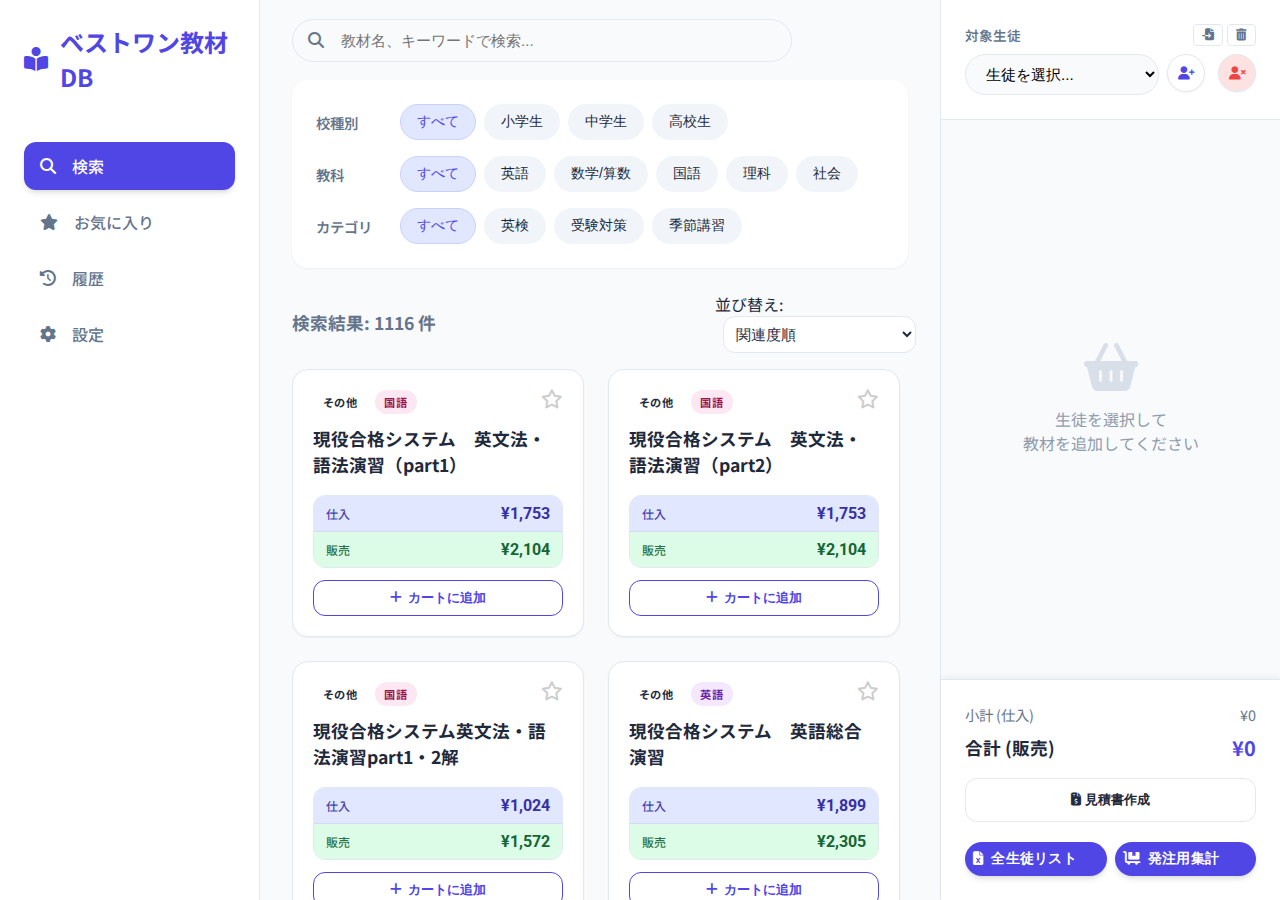
<file: index.html>
<!DOCTYPE html>
<html lang="ja">

<head>
    <meta charset="UTF-8">
    <meta name="viewport" content="width=device-width, initial-scale=1.0">
    <title>塾教材スマートDB</title>
    <link rel="preconnect" href="https://fonts.googleapis.com">
    <link rel="preconnect" href="https://fonts.gstatic.com" crossorigin>
    <link
        href="https://fonts.googleapis.com/css2?family=Noto+Sans+JP:wght@400;500;700&family=Roboto:wght@400;500;700&display=swap"
        rel="stylesheet">
    <link rel="stylesheet" href="style.css">
    <link rel="stylesheet" href="https://cdnjs.cloudflare.com/ajax/libs/font-awesome/6.4.0/css/all.min.css">
</head>

<body>
    <div class="app-container">
        <!-- Mobile Header -->
        <header class="mobile-header">
            <button class="mobile-menu-btn" id="mobileMenuBtn">
                <i class="fa-solid fa-bars"></i>
            </button>
            <div class="mobile-brand">
                <i class="fa-solid fa-book-open-reader"></i> ベストワンDB
            </div>
            <button class="mobile-cart-btn" id="mobileCartBtn">
                <i class="fa-solid fa-basket-shopping"></i>
                <span class="mobile-cart-badge" id="mobileCartBadge" style="display:none">0</span>
            </button>
        </header>

        <!-- Sidebar Navigation -->
        <aside class="sidebar">
            <div class="brand">
                <i class="fa-solid fa-book-open-reader"></i>
                <span>ベストワン教材DB</span>
            </div>

            <nav class="nav-menu">
                <div class="nav-item active" id="navSearch">
                    <i class="fa-solid fa-magnifying-glass"></i>
                    <span>検索</span>
                </div>
                <div class="nav-item" id="navFavorites">
                    <i class="fa-solid fa-star"></i>
                    <span>お気に入り</span>
                </div>
                <div class="nav-item" id="navHistory">
                    <i class="fa-solid fa-clock-rotate-left"></i>
                    <span>履歴</span>
                </div>
                <div class="nav-item" id="navSettings">
                    <i class="fa-solid fa-gear"></i>
                    <span>設定</span>
                </div>
            </nav>


        </aside>

        <!-- Main Content -->
        <main class="main-content">
            <header class="top-bar">
                <div class="search-container">
                    <i class="fa-solid fa-search search-icon"></i>
                    <input type="text" id="searchInput" placeholder="教材名、キーワードで検索..." autocomplete="off">
                </div>

            </header>

            <section class="filters-section">
                <div class="filter-group">
                    <label>校種別</label>
                    <div class="chip-container" id="levelFilters">
                        <button class="chip active" data-filter="all">すべて</button>
                        <button class="chip" data-filter="elementary">小学生</button>
                        <button class="chip" data-filter="junior">中学生</button>
                        <button class="chip" data-filter="high">高校生</button>
                    </div>
                </div>

                <div class="filter-group">
                    <label>教科</label>
                    <div class="chip-container" id="subjectFilters">
                        <button class="chip active" data-filter="all">すべて</button>
                        <button class="chip" data-filter="english">英語</button>
                        <button class="chip" data-filter="math">数学/算数</button>
                        <button class="chip" data-filter="japanese">国語</button>
                        <button class="chip" data-filter="science">理科</button>
                        <button class="chip" data-filter="social">社会</button>
                    </div>
                </div>

                <div class="filter-group">
                    <label>カテゴリ</label>
                    <div class="chip-container" id="specialFilters">
                        <button class="chip active" data-filter="all">すべて</button>
                        <button class="chip" data-filter="eiken">英検</button>
                        <button class="chip" data-filter="exam">受験対策</button>
                        <button class="chip" data-filter="season">季節講習</button>
                    </div>
                </div>
            </section>

            <section class="results-header">
                <h2 id="resultsCount">検索結果: <span class="count-animate">0</span> 件</h2>
                <div class="sort-dropdown">
                    <span>並び替え:</span>
                    <select id="sortSelect">
                        <option value="relevance">関連度順</option>
                        <option value="price-asc">価格（安）</option>
                        <option value="price-desc">価格（高）</option>
                    </select>
                </div>
            </section>

            <div class="materials-grid" id="materialsGrid">
                <!-- Cards will be injected by JS -->
            </div>
        </main>

        <!-- Right Sidebar: Cart & Student Management -->
        <aside class="cart-panel">
            <div class="cart-header">
                <div class="student-selector">
                    <div class="selector-header">
                        <label>対象生徒</label>
                        <div class="student-actions">
                            <button class="btn-xs" id="importStudentBtn" title="Excel一括登録"><i
                                    class="fa-solid fa-file-import"></i></button>
                            <button class="btn-xs danger" id="deleteAllStudentsBtn" title="全生徒のカートを空にする"><i
                                    class="fa-solid fa-trash-can"></i></button>
                        </div>
                    </div>
                    <div class="selector-row">
                        <select id="studentSelect">
                            <option value="">生徒を選択...</option>
                        </select>
                        <button class="btn-icon" id="addStudentBtn" title="新規生徒追加"><i
                                class="fa-solid fa-user-plus"></i></button>
                        <button class="btn-icon danger-icon" id="deleteStudentBtn" title="表示中の生徒を削除"
                            style="background: #fee2e2; color: #ef4444; margin-left: 5px;"><i
                                class="fa-solid fa-user-xmark"></i></button>
                    </div>
                </div>
            </div>

            <div class="cart-content">
                <div class="cart-empty-state" id="cartEmptyState">
                    <i class="fa-solid fa-basket-shopping"></i>
                    <p>生徒を選択して<br>教材を追加してください</p>
                </div>
                <div class="cart-items-list" id="cartItemsList">
                    <!-- Cart items will be injected here -->
                </div>
            </div>

            <div class="cart-footer">
                <div class="cart-summary">
                    <div class="summary-row">
                        <span>小計 (仕入)</span>
                        <span id="cartTotalWholesale">¥0</span>
                    </div>
                    <div class="summary-row retail">
                        <span>合計 (販売)</span>
                        <span class="total-price" id="cartTotalRetail">¥0</span>
                    </div>
                </div>
                <div class="cart-buttons">
                    <button class="btn-secondary full-width" id="createQuoteBtn" disabled>
                        <i class="fa-solid fa-file-invoice-dollar"></i> 見積書作成
                    </button>
                    <div class="export-group" style="display: flex; gap: 0.5rem; margin-top: 0.5rem;">
                        <button class="btn-primary" id="exportStudentListBtn" disabled
                            style="flex: 1; font-size: 0.85rem; padding: 0.5rem;">
                            <i class="fa-solid fa-file-excel"></i> 全生徒リスト
                        </button>
                        <button class="btn-primary" id="exportOrderSheetBtn" disabled
                            style="flex: 1; font-size: 0.85rem; padding: 0.5rem;">
                            <i class="fa-solid fa-cart-flatbed"></i> 発注用集計
                        </button>
                    </div>
                </div>
            </div>
        </aside>
    </div>

    <!-- Modal for Settings -->
    <!-- Modal for Settings -->
    <div class="modal-overlay" id="settingsModal">
        <div class="modal-content medium-modal">
            <button class="close-modal"><i class="fa-solid fa-xmark"></i></button>
            <div class="modal-header">
                <h2><i class="fa-solid fa-sliders"></i> 設定</h2>
            </div>
            <div class="modal-body settings-grid">
                <!-- Section: Basic Info -->
                <div class="settings-section">
                    <h3><i class="fa-solid fa-store"></i> 教室情報</h3>
                    <p class="section-desc">見積書・請求書のヘッダーに表示される情報です。</p>

                    <div class="form-group">
                        <label>教室名 <span class="badge-required">必須</span></label>
                        <input type="text" id="settingSchoolName" placeholder="例: ECCベストワン藍住・北島中央">
                    </div>

                    <div class="form-group">
                        <label>郵便番号・住所</label>
                        <input type="text" id="settingAddress" placeholder="例: 〒771-1220 徳島県板野郡藍住町...">
                    </div>

                    <div class="form-group">
                        <label>電話番号</label>
                        <input type="text" id="settingPhone" placeholder="例: 088-678-xxxx">
                    </div>
                </div>

                <!-- Section: System -->
                <div class="settings-section">
                    <h3><i class="fa-solid fa-calculator"></i> システム設定</h3>
                    <div class="form-group">
                        <label>消費税率</label>
                        <div class="input-with-unit">
                            <input type="number" id="settingTaxRate" placeholder="0.10" step="0.01" value="0.10">
                            <span>% (標準: 0.10)</span>
                        </div>
                    </div>
                </div>

                <!-- Section: Danger Zone -->
                <div class="settings-section danger-zone">
                    <h3><i class="fa-solid fa-triangle-exclamation"></i> データ管理</h3>
                    <div class="danger-actions">
                        <div class="danger-item">
                            <div class="danger-info">
                                <strong>全生徒データを削除</strong>
                                <p>登録された生徒、カートの中身、履歴を全て削除します。</p>
                            </div>
                            <button class="btn-danger-outline" id="btnDeleteAllStudents">
                                生徒全削除
                            </button>
                        </div>
                        <div class="danger-item">
                            <div class="danger-info">
                                <strong>全データを初期化</strong>
                                <p>アプリケーションを初期状態に戻します。全ての設定、お気に入り、履歴が削除されます。</p>
                            </div>
                            <button class="btn-danger-fill" id="btnFactoryReset">
                                完全初期化
                            </button>
                        </div>
                    </div>
                </div>
            </div>
            <div class="modal-footer">
                <button class="btn-secondary close-modal-btn">キャンセル</button>
                <button class="btn-primary" id="saveSettingsBtn"><i class="fa-solid fa-save"></i> 設定を保存</button>
            </div>
        </div>
    </div>

    <!-- Custom Confirmation Modal -->
    <div class="modal-overlay" id="confirmModal" style="z-index: 2000;">
        <div class="modal-content small-modal">
            <div class="modal-header warning-header">
                <h2 id="confirmTitle" style="color: #dc2626;"><i class="fa-solid fa-triangle-exclamation"></i> 確認</h2>
            </div>
            <div class="modal-body">
                <p id="confirmMessage" style="font-size: 1rem; line-height: 1.6;">よろしいですか？</p>
            </div>
            <div class="modal-footer">
                <button class="btn-secondary" id="confirmCancelBtn"
                    style="font-weight: bold; border: 2px solid #ccc;">キャンセル</button>
                <button class="btn-danger-fill" id="confirmOkBtn">実行する</button>
            </div>
        </div>
    </div>

    <!-- Modal for New Student -->
    <!-- Hidden Input for Excel Import -->
    <input type="file" id="importStudentInput" accept=".xlsx, .xls" style="display: none;">

    <!-- Modal for New Student -->
    <div class="modal-overlay" id="studentModal">
        <div class="modal-content small-modal">
            <button class="close-modal"><i class="fa-solid fa-xmark"></i></button>
            <div class="modal-header">
                <h2>新規生徒登録</h2>
            </div>
            <div class="modal-body">
                <div class="form-group">
                    <label>生徒名</label>
                    <input type="text" id="newStudentName" placeholder="例: 山田 太郎">
                </div>
                <div class="form-group" style="margin-top: 1rem;">
                    <label>学年 (任意)</label>
                    <input type="text" id="newStudentGrade" placeholder="例: 中3">
                </div>
            </div>
            <div class="modal-footer">
                <button class="btn-primary" id="saveStudentBtn">登録</button>
            </div>
        </div>
    </div>

    <!-- Modal for showing details (Mock) -->
    <div class="modal-overlay" id="detailModal">
        <div class="modal-content">
            <button class="close-modal"><i class="fa-solid fa-xmark"></i></button>
            <div class="modal-header">
                <div class="modal-badges" id="modalBadges"></div>
                <h2 id="modalTitle">Title</h2>
            </div>
            <div class="modal-body">
                <div class="modal-info-grid">
                    <div class="info-item">
                        <span class="label">仕入れ価格</span>
                        <span class="value price-wholesale" id="modalWholesale"></span>
                    </div>
                    <div class="info-item">
                        <span class="label">販売価格</span>
                        <span class="value price-retail" id="modalRetail"></span>
                    </div>
                    <!-- Mock additional info -->
                    <div class="info-item">
                        <span class="label">出版社</span>
                        <span class="value">教材出版Co.</span>
                    </div>
                    <div class="info-item">
                        <span class="label">在庫</span>
                        <span class="value">あり</span>
                    </div>
                </div>
                <p class="description">
                    これは教材のデータベースプロトタイプです。実際のデータはExcelから読み込むか、データベースに接続して取得します。
                    タイトルからの自動判別機能を搭載しています。
                </p>
            </div>
            <div class="modal-footer">
                <button class="btn-secondary">編集</button>
                <button class="btn-primary">カートに追加</button>
            </div>
        </div>
    </div>

    <script src="https://cdn.sheetjs.com/xlsx-0.20.0/package/dist/xlsx.full.min.js"></script>
    <script src="database.js"></script>
    <script src="script.js"></script>
</body>

</html>
</file>
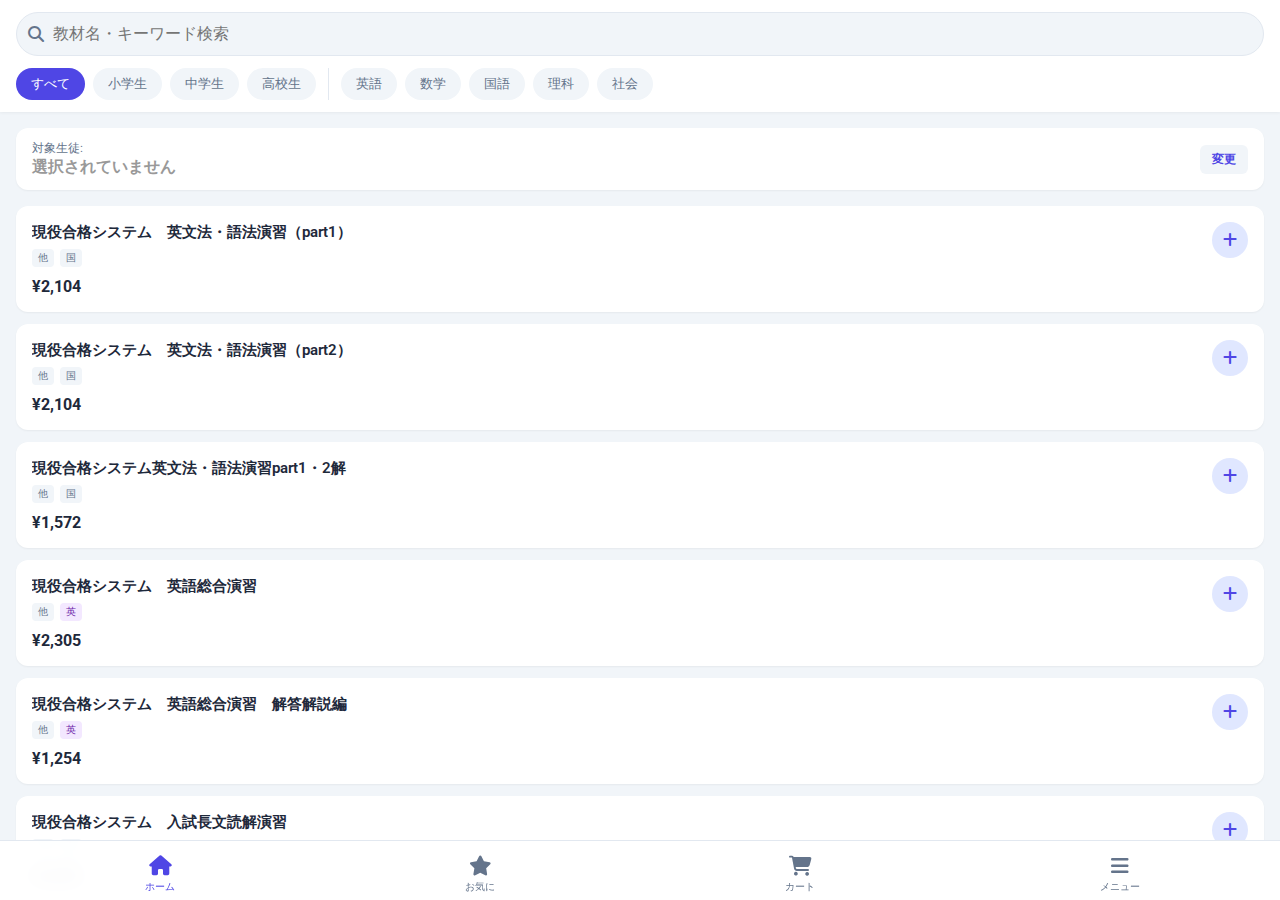
<file: mobile.html>
<!DOCTYPE html>
<html lang="ja">

<head>
    <meta charset="UTF-8">
    <meta name="viewport"
        content="width=device-width, initial-scale=1.0, maximum-scale=1.0, user-scalable=no, viewport-fit=cover">
    <title>BestOne Mobile</title>
    <link rel="preconnect" href="https://fonts.googleapis.com">
    <link rel="preconnect" href="https://fonts.gstatic.com" crossorigin>
    <link
        href="https://fonts.googleapis.com/css2?family=Noto+Sans+JP:wght@400;500;700&family=Roboto:wght@500;700&display=swap"
        rel="stylesheet">
    <link rel="stylesheet" href="https://cdnjs.cloudflare.com/ajax/libs/font-awesome/6.4.0/css/all.min.css">
    <link rel="stylesheet" href="mobile.css">
</head>

<body>
    <div class="app-container">
        <!-- Top Header (Sticky) -->
        <header class="app-header">
            <div class="search-wrapper">
                <i class="fa-solid fa-magnifying-glass search-icon"></i>
                <input type="text" id="searchInput" placeholder="教材名・キーワード検索" autocomplete="off">
                <button id="clearSearchBtn" class="clear-btn" style="display: none;"><i
                        class="fa-solid fa-circle-xmark"></i></button>
            </div>
            <div class="filter-scroll">
                <button class="chip active" data-filter="all">すべて</button>
                <button class="chip" data-filter="elementary">小学生</button>
                <button class="chip" data-filter="junior">中学生</button>
                <button class="chip" data-filter="high">高校生</button>
                <div class="divider"></div>
                <button class="chip" data-filter="english">英語</button>
                <button class="chip" data-filter="math">数学</button>
                <button class="chip" data-filter="japanese">国語</button>
                <button class="chip" data-filter="science">理科</button>
                <button class="chip" data-filter="social">社会</button>
            </div>
        </header>

        <!-- Main Scrollable Content -->
        <main class="main-content" id="mainContent">
            <!-- Student Selector Banner (Sticky below header or static) -->
            <div class="student-banner" id="studentBanner">
                <div class="current-student">
                    <span class="label">対象生徒:</span>
                    <span class="student-name" id="currentStudentName">未選択</span>
                </div>
                <button class="btn-sm" id="changeStudentBtn">変更</button>
            </div>

            <div class="item-list" id="itemList">
                <!-- Items injected here -->
            </div>

            <!-- Spacer for bottom nav -->
            <div style="height: 80px;"></div>
        </main>

        <!-- Bottom Navigation -->
        <nav class="bottom-nav">
            <button class="nav-item active" data-tab="home">
                <i class="fa-solid fa-house"></i>
                <span>ホーム</span>
            </button>
            <button class="nav-item" data-tab="favorites">
                <i class="fa-solid fa-star"></i>
                <span>お気に</span>
            </button>
            <button class="nav-item cart-nav-item" data-tab="cart">
                <div class="icon-wrapper">
                    <i class="fa-solid fa-cart-shopping"></i>
                    <span class="badge" id="cartBadge" style="display: none;">0</span>
                </div>
                <span>カート</span>
            </button>
            <button class="nav-item" data-tab="menu">
                <i class="fa-solid fa-bars"></i>
                <span>メニュー</span>
            </button>
        </nav>
    </div>

    <!-- Modals -->

    <!-- Student Selection Modal -->
    <div class="sheet-overlay" id="studentModal">
        <div class="bottom-sheet">
            <div class="sheet-header">
                <h3>生徒を選択</h3>
                <button class="close-sheet"><i class="fa-solid fa-xmark"></i></button>
            </div>
            <div class="sheet-body">
                <button class="btn-create-new" id="createNewStudentBtn">
                    <i class="fa-solid fa-user-plus"></i> 新しい生徒を登録
                </button>
                <div class="student-list" id="studentList">
                    <!-- Students injected here -->
                </div>
            </div>
        </div>
    </div>

    <!-- New Student Input Modal (Nested or separate) -->
    <div class="modal-overlay" id="newStudentModal">
        <div class="modal-box">
            <h3>生徒登録</h3>
            <div class="form-group">
                <label>氏名</label>
                <input type="text" id="newStudentNameInput" placeholder="山田 太郎">
            </div>
            <div class="form-group">
                <label>学年 (任意)</label>
                <input type="text" id="newStudentGradeInput" placeholder="中3">
            </div>
            <div class="modal-actions">
                <button class="btn-cancel" id="cancelNewStudentBtn">キャンセル</button>
                <button class="btn-save" id="saveNewStudentBtn">登録</button>
            </div>
        </div>
    </div>

    <!-- Item Detail Modal -->
    <div class="modal-overlay" id="detailModal">
        <div class="modal-box detail-box">
            <div class="detail-header">
                <div class="detail-badges" id="detailBadges"></div>
                <button class="close-detail"><i class="fa-solid fa-xmark"></i></button>
            </div>
            <h2 id="detailTitle">教材タイトル</h2>
            <div class="detail-prices">
                <div class="price-row retail">
                    <span>販売価格 (税込)</span>
                    <strong id="detailRetail">¥0</strong>
                </div>
                <div class="price-row wholesale">
                    <span>仕入価格 (税込)</span>
                    <span id="detailWholesale">¥0</span>
                </div>
            </div>
            <div class="detail-actions">
                <button class="btn-fav" id="detailFavBtn"><i class="fa-regular fa-star"></i></button>
                <button class="btn-add-cart" id="detailAddCartBtn">カートに追加</button>
            </div>
        </div>
    </div>

    <!-- Menu / Settings Modal -->
    <div class="sheet-overlay" id="menuModal">
        <div class="bottom-sheet">
            <div class="sheet-header">
                <h3>メニュー</h3>
                <button class="close-sheet"><i class="fa-solid fa-xmark"></i></button>
            </div>
            <div class="sheet-body menu-list">
                <button class="menu-item" id="menuHistory"><i class="fa-solid fa-clock-rotate-left"></i> 履歴</button>
                <button class="menu-item" id="menuSettings"><i class="fa-solid fa-gear"></i> 設定</button>
                <button class="menu-item danger" id="menuReset"><i class="fa-solid fa-trash-can"></i> データリセット</button>
            </div>
        </div>
    </div>

    <script src="https://cdn.sheetjs.com/xlsx-0.20.0/package/dist/xlsx.full.min.js"></script>
    <script src="database.js"></script>
    <script src="mobile.js"></script>
</body>

</html>
</file>
<file: style.css>
:root {
    --primary-color: #4f46e5;
    --primary-hover: #4338ca;
    --secondary-color: #64748b;
    --background: #f8fafc;
    --surface: #ffffff;
    --text-main: #1e293b;
    --text-muted: #64748b;
    --border: #e2e8f0;
    --shadow-sm: 0 1px 2px 0 rgb(0 0 0 / 0.05);
    --shadow-md: 0 4px 6px -1px rgb(0 0 0 / 0.1), 0 2px 4px -2px rgb(0 0 0 / 0.1);
    --shadow-lg: 0 10px 15px -3px rgb(0 0 0 / 0.1), 0 4px 6px -4px rgb(0 0 0 / 0.1);
    --radius-md: 0.75rem;
    --radius-lg: 1rem;
    --accent-blue: #3b82f6;
    --accent-green: #10b981;
    --accent-orange: #f59e0b;
    --accent-red: #ef4444;
    --wholesale-bg: #e0e7ff;
    /* Light indigo */
    --wholesale-text: #3730a3;
    --retail-bg: #dcfce7;
    /* Light green */
    --retail-text: #166534;
}

* {
    box-sizing: border-box;
    margin: 0;
    padding: 0;
}

body {
    font-family: 'Noto Sans JP', 'Roboto', sans-serif;
    color: var(--text-main);
    background-color: var(--background);
    -webkit-font-smoothing: antialiased;
    height: 100vh;
    overflow: hidden;
}

.app-container {
    display: grid;
    grid-template-columns: 260px 1fr 340px;
    height: 100vh;
}

/* Sidebar */
.sidebar {
    background-color: var(--surface);
    border-right: 1px solid var(--border);
    display: flex;
    flex-direction: column;
    padding: 1.5rem;
    z-index: 10;
}

/* Cart Panel (Right Sidebar) */
.cart-panel {
    background-color: var(--surface);
    border-left: 1px solid var(--border);
    display: flex;
    flex-direction: column;
    height: 100vh;
    z-index: 10;
}

.cart-header {
    padding: 1.5rem;
    border-bottom: 1px solid var(--border);
}

.student-selector label {
    display: block;
    font-size: 0.85rem;
    font-weight: 600;
    color: var(--text-muted);
    margin-bottom: 0.5rem;
}

.selector-row {
    display: flex;
    gap: 0.5rem;
}

#studentSelect {
    flex: 1;
    padding: 0.6rem 1rem;
    border: 1px solid var(--border);
    border-radius: 9999px;
    /* Pill Shape */
    outline: none;
    font-size: 0.95rem;
    transition: all 0.2s;
    background-color: #f8fafc;
}

#studentSelect:focus {
    border-color: var(--primary-color);
    background-color: white;
    box-shadow: 0 0 0 3px rgba(79, 70, 229, 0.1);
}

.btn-icon {
    width: 38px;
    height: 38px;
    border: 1px solid var(--border);
    background: white;
    border-radius: 50%;
    /* Circle */
    cursor: pointer;
    color: var(--primary-color);
    transition: all 0.2s;
    display: flex;
    align-items: center;
    justify-content: center;
    box-shadow: var(--shadow-sm);
}

.btn-icon:hover {
    transform: translateY(-1px);
    box-shadow: var(--shadow-md);
    border-color: var(--primary-color);
}

.btn-icon:hover {
    background-color: #f1f5f9;
}

.selector-header {
    display: flex;
    justify-content: space-between;
    align-items: center;
    margin-bottom: 0.5rem;
}

.selector-header label {
    margin-bottom: 0;
}

.student-actions {
    display: flex;
    gap: 0.25rem;
}

.btn-xs {
    padding: 0.2rem 0.5rem;
    font-size: 0.75rem;
    border: 1px solid var(--border);
    background: white;
    border-radius: 4px;
    cursor: pointer;
    color: var(--text-muted);
}

.btn-xs:hover {
    background-color: #f1f5f9;
    color: var(--primary-color);
}

.btn-xs.danger:hover {
    background-color: #fee2e2;
    color: var(--accent-red);
    border-color: #fecaca;
}

.cart-content {
    flex: 1;
    overflow-y: auto;
    padding: 1rem;
    background-color: #f8fafc;
}

.cart-empty-state {
    height: 100%;
    display: flex;
    flex-direction: column;
    align-items: center;
    justify-content: center;
    color: var(--text-muted);
    text-align: center;
    opacity: 0.7;
}

.cart-empty-state i {
    font-size: 3rem;
    margin-bottom: 1rem;
    color: #cbd5e1;
}

/* Cart Item */
.cart-item {
    background: white;
    border-radius: var(--radius-md);
    padding: 1rem;
    margin-bottom: 0.75rem;
    box-shadow: var(--shadow-sm);
    border: 1px solid var(--border);
    position: relative;
    display: flex;
    flex-direction: column;
    gap: 0.5rem;
}

.cart-item-title {
    font-size: 0.9rem;
    font-weight: 500;
    line-height: 1.4;
    padding-right: 1.5rem;
    /* Space for delete button */
}

.cart-item-actions {
    display: flex;
    justify-content: space-between;
    align-items: flex-end;
}

.item-delete-btn {
    position: absolute;
    top: 0.5rem;
    right: 0.5rem;
    color: #cbd5e1;
    cursor: pointer;
    background: none;
    border: none;
    padding: 0.25rem;
}

.item-delete-btn:hover {
    color: var(--accent-red);
}

.cart-item-price {
    font-family: 'Roboto', sans-serif;
    font-weight: 700;
    color: var(--text-main);
}

.cart-footer {
    padding: 1.5rem;
    background: white;
    border-top: 1px solid var(--border);
    box-shadow: 0 -4px 6px -1px rgba(0, 0, 0, 0.05);
}

.cart-summary {
    margin-bottom: 1rem;
}

.summary-row {
    display: flex;
    justify-content: space-between;
    font-size: 0.9rem;
    color: var(--text-muted);
    margin-bottom: 0.5rem;
}

.summary-row.retail {
    font-size: 1.1rem;
    font-weight: 700;
    color: var(--text-main);
    align-items: center;
}

.summary-row.retail .total-price {
    color: var(--primary-color);
    font-size: 1.25rem;
}

.cart-buttons {
    display: flex;
    flex-direction: column;
    gap: 0.75rem;
}

.cart-buttons button {
    margin: 0;
}



.brand {
    font-size: 1.5rem;
    font-weight: 700;
    color: var(--primary-color);
    display: flex;
    align-items: center;
    gap: 0.75rem;
    margin-bottom: 3rem;
}

.nav-menu {
    display: flex;
    flex-direction: column;
    gap: 0.5rem;
    flex: 1;
}

.nav-item {
    display: flex;
    align-items: center;
    gap: 1rem;
    padding: 0.75rem 1rem;
    border-radius: var(--radius-md);
    color: var(--text-muted);
    cursor: pointer;
    transition: all 0.2s;
    font-weight: 500;
}

.nav-item:hover {
    background-color: #f1f5f9;
    color: var(--text-main);
}

.nav-item.active {
    background-color: var(--primary-color);
    color: white;
    box-shadow: var(--shadow-md);
}

.user-profile {
    display: flex;
    align-items: center;
    gap: 1rem;
    padding-top: 1rem;
    border-top: 1px solid var(--border);
}

.avatar {
    width: 40px;
    height: 40px;
    border-radius: 50%;
    background-color: var(--accent-blue);
    color: white;
    display: flex;
    align-items: center;
    justify-content: center;
    font-weight: bold;
}

.user-info {
    display: flex;
    flex-direction: column;
}

.user-info .name {
    font-weight: 500;
    font-size: 0.9rem;
}

.user-info .role {
    font-size: 0.75rem;
    color: var(--text-muted);
}

/* Main Content */
.main-content {
    background-color: var(--background);
    padding: 0 2rem;
    /* reduced padding, scroll container inside */
    display: flex;
    flex-direction: column;
    height: 100vh;
    overflow: hidden;
}

.top-bar {
    height: 80px;
    display: flex;
    align-items: center;
    justify-content: space-between;
    padding: 1rem 0;
    flex-shrink: 0;
}

.search-container {
    position: relative;
    width: 500px;
}

.search-icon {
    position: absolute;
    left: 1rem;
    top: 50%;
    transform: translateY(-50%);
    color: var(--text-muted);
}

/* Global Input/Select Styling */
input[type="text"],
input[type="number"],
select,
textarea {
    width: 100%;
    padding: 0.75rem 1rem;
    border: 1px solid var(--border);
    border-radius: var(--radius-md);
    font-size: 0.95rem;
    outline: none;
    transition: all 0.2s;
    background-color: #f8fafc;
}

input:focus,
select:focus,
textarea:focus {
    border-color: var(--primary-color);
    background-color: white;
    box-shadow: 0 0 0 3px rgba(79, 70, 229, 0.1);
}

.btn-primary {
    background-color: var(--primary-color);
    color: white;
    border: none;
    padding: 0.75rem 1.75rem;
    border-radius: 9999px;
    /* Pill */
    font-weight: 600;
    cursor: pointer;
    display: flex;
    align-items: center;
    gap: 0.5rem;
    transition: all 0.2s;
    box-shadow: var(--shadow-md);
    letter-spacing: 0.02em;
}

.btn-primary:hover {
    background-color: var(--primary-hover);
    transform: translateY(-2px);
    box-shadow: var(--shadow-lg);
}

.btn-secondary {
    background-color: white;
    color: var(--text-main);
    border: 1px solid var(--border);
    padding: 0.75rem 1.75rem;
    border-radius: 9999px;
    /* Pill */
    font-weight: 600;
    cursor: pointer;
    transition: all 0.2s;
}

.btn-secondary:hover {
    background-color: #f1f5f9;
    border-color: #cbd5e1;
    transform: translateY(-1px);
}

/* Filters */
.filters-section {
    background-color: var(--surface);
    padding: 1.5rem;
    border-radius: var(--radius-lg);
    margin-bottom: 1.5rem;
    box-shadow: var(--shadow-sm);
    flex-shrink: 0;
}

.filter-group {
    margin-bottom: 1rem;
    display: flex;
    align-items: center;
    gap: 1.5rem;
}

.filter-group:last-child {
    margin-bottom: 0;
}

.filter-group label {
    font-weight: 600;
    min-width: 60px;
    font-size: 0.9rem;
    color: var(--text-muted);
}

.chip-container {
    display: flex;
    gap: 0.5rem;
    flex-wrap: wrap;
}

.chip {
    background-color: #f1f5f9;
    border: 1px solid transparent;
    padding: 0.5rem 1rem;
    border-radius: 2rem;
    font-size: 0.875rem;
    color: var(--text-main);
    cursor: pointer;
    transition: all 0.2s;
    font-weight: 500;
}

.chip:hover {
    background-color: #e2e8f0;
}

.chip.active {
    background-color: #e0e7ff;
    color: var(--primary-color);
    border-color: #c7d2fe;
}

/* Results Area */
.results-header {
    display: flex;
    justify-content: space-between;
    align-items: center;
    margin-bottom: 1rem;
    flex-shrink: 0;
}

.results-header h2 {
    font-size: 1.1rem;
    color: var(--text-muted);
}

.sort-dropdown select {
    padding: 0.5rem;
    border-radius: var(--radius-md);
    border: 1px solid var(--border);
    outline: none;
    color: var(--text-main);
    background-color: var(--surface);
    margin-left: 0.5rem;
}

.materials-grid {
    display: grid;
    grid-template-columns: repeat(auto-fill, minmax(280px, 1fr));
    gap: 1.5rem;
    overflow-y: auto;
    padding-bottom: 2rem;
    padding-right: 0.5rem;
    /* for scrollbar spacing */
}

/* Scrollbar styling */
.materials-grid::-webkit-scrollbar {
    width: 6px;
}

.materials-grid::-webkit-scrollbar-track {
    background: transparent;
}

.materials-grid::-webkit-scrollbar-thumb {
    background-color: #cbd5e1;
    border-radius: 3px;
}

/* Card */
.material-card {
    background-color: var(--surface);
    border-radius: var(--radius-lg);
    padding: 1.25rem;
    box-shadow: var(--shadow-sm);
    transition: all 0.2s;
    border: 1px solid var(--border);
    display: flex;
    flex-direction: column;
    height: 100%;
    position: relative;
    /* cursor: pointer; removed as per user request */
}

.material-card:hover {
    transform: translateY(-4px);
    box-shadow: var(--shadow-lg);
    border-color: #cbd5e1;
}

.card-badges {
    display: flex;
    gap: 0.5rem;
    margin-bottom: 0.75rem;
}

.badge {
    font-size: 0.7rem;
    padding: 0.25rem 0.6rem;
    border-radius: 1rem;
    font-weight: 700;
    text-transform: uppercase;
    letter-spacing: 0.05em;
}

/* Tag colors */
.level-elementary {
    background-color: #fee2e2;
    color: #991b1b;
}

/* Red */
.level-junior {
    background-color: #dbeafe;
    color: #1e40af;
}

/* Blue */
.level-high {
    background-color: #ffedd5;
    color: #9a3412;
}

/* Orange */

.subject-english {
    background-color: #f3e8ff;
    color: #6b21a8;
}

/* Purple */
.subject-math {
    background-color: #e0f2fe;
    color: #075985;
}

/* Cyan */
.subject-japanese {
    background-color: #fce7f3;
    color: #9d174d;
}

/* Pink */
.subject-science {
    background-color: #dcfce7;
    color: #166534;
}

/* Green */
.subject-social {
    background-color: #fef3c7;
    color: #92400e;
}

/* Amber */
.subject-unknown {
    background-color: #f1f5f9;
    color: #64748b;
}

/* Special Categories */
.special-eiken {
    background-color: #ccfbf1;
    color: #115e59;
    border: 1px solid #99f6e4;
}

/* Teal */
.special-exam {
    background-color: #fee2e2;
    color: #991b1b;
    border: 1px solid #fecaca;
}

/* Red */
.special-season {
    background-color: #e0f2fe;
    color: #0369a1;
    border: 1px solid #bae6fd;
}

/* Sky */
.special-general {
    display: none;
}

/* Hide if general/empty */

.card-content h3 {
    font-size: 1.1rem;
    margin-bottom: 1rem;
    line-height: 1.5;
    color: var(--text-main);
    display: -webkit-box;
    -webkit-line-clamp: 2;
    line-clamp: 2;
    -webkit-box-orient: vertical;
    overflow: hidden;
    height: 3.3rem;
    /* Fixed height for title alignment */
}

/* Price block as requested */
.price-block {
    margin-top: auto;
    display: flex;
    flex-direction: column;
    border-radius: var(--radius-md);
    overflow: hidden;
    border: 1px solid var(--border);
}

.price-row {
    display: flex;
    justify-content: space-between;
    align-items: center;
    padding: 0.5rem 0.75rem;
    font-size: 0.85rem;
}

.price-row.wholesale {
    background-color: var(--wholesale-bg);
    color: var(--wholesale-text);
    border-bottom: 1px solid rgba(0, 0, 0, 0.05);
}

.price-row.retail {
    background-color: var(--retail-bg);
    color: var(--retail-text);
}

.price-label {
    font-weight: 500;
    font-size: 0.75rem;
    opacity: 0.9;
}

.price-value {
    font-weight: 700;
    font-family: 'Roboto', sans-serif;
    font-size: 1rem;
}

/* Animation */
@keyframes fadeIn {
    from {
        opacity: 0;
        transform: translateY(10px);
    }

    to {
        opacity: 1;
        transform: translateY(0);
    }
}

.material-card {
    animation: fadeIn 0.4s ease-out forwards;
}

/* Modal */
.modal-overlay {
    position: fixed;
    top: 0;
    left: 0;
    width: 100%;
    height: 100%;
    background-color: rgba(0, 0, 0, 0.5);
    display: flex;
    align-items: center;
    justify-content: center;
    z-index: 1000;
    opacity: 0;
    pointer-events: none;
    transition: opacity 0.3s;
    backdrop-filter: blur(4px);
}

.modal-overlay.active {
    opacity: 1;
    pointer-events: auto;
}

.modal-content {
    background-color: white;
    width: 600px;
    max-width: 90vw;
    border-radius: var(--radius-lg);
    padding: 2rem;
    position: relative;
    box-shadow: 0 20px 25px -5px rgba(0, 0, 0, 0.1), 0 10px 10px -5px rgba(0, 0, 0, 0.04);
    transform: scale(0.95);
    transition: transform 0.3s cubic-bezier(0.34, 1.56, 0.64, 1);
}

.modal-overlay.active .modal-content {
    transform: scale(1);
}

.close-modal {
    position: absolute;
    top: 1rem;
    right: 1rem;
    background: none;
    border: none;
    font-size: 1.5rem;
    cursor: pointer;
    color: var(--text-muted);
    transition: color 0.2s;
}

.close-modal:hover {
    color: var(--text-main);
}

.modal-header h2 {
    font-size: 1.5rem;
    margin: 1rem 0;
}

.btn-secondary {
    background-color: white;
    color: var(--text-main);
    border: 1px solid var(--border);
    padding: 0.75rem 1.5rem;
    border-radius: var(--radius-md);
    font-weight: 600;
    cursor: pointer;
    transition: all 0.2s;
}

.btn-secondary:hover {
    background-color: #f8fafc;
}

.modal-footer {
    display: flex;
    justify-content: flex-end;
    gap: 1rem;
    margin-top: 2rem;
}

/* Responsive */
/* Old Responsive Block Removed - Conflicting with new mobile implementation */

.small-modal {
    width: 400px;
}

.form-group {
    display: flex;
    flex-direction: column;
    gap: 0.5rem;
}

.form-group label {
    font-weight: 500;
    font-size: 0.9rem;
}

.form-group input {
    padding: 0.75rem;
    border: 1px solid var(--border);
    border-radius: var(--radius-md);
    outline: none;
    font-size: 1rem;
}

.form-group input:focus {
    border-color: var(--primary-color);
    box-shadow: 0 0 0 2px rgba(79, 70, 229, 0.1);
}

.add-cart-btn {
    width: 100%;
    margin-top: 0.75rem;
    padding: 0.5rem;
    background-color: white;
    border: 1px solid var(--primary-color);
    color: var(--primary-color);
    border-radius: var(--radius-md);
    font-weight: 600;
    cursor: pointer;
    transition: all 0.2s;
    display: flex;
    align-items: center;
    justify-content: center;
    gap: 0.4rem;
}

.add-cart-btn:hover {
    background-color: var(--primary-color);
    color: white;
}

/* === Settings Modal Improvements === */
.medium-modal {
    width: 600px;
    max-width: 95%;
}

.settings-grid {
    display: flex;
    flex-direction: column;
    gap: 1.5rem;
}

.settings-section {
    background: #f8fafc;
    padding: 1rem;
    border-radius: 8px;
    border: 1px solid #e2e8f0;
}

.settings-section h3 {
    margin: 0 0 0.5rem 0;
    font-size: 1.1rem;
    color: #334155;
    border-bottom: 2px solid #e2e8f0;
    padding-bottom: 0.5rem;
    display: flex;
    align-items: center;
    gap: 0.5rem;
}

.section-desc {
    font-size: 0.85rem;
    color: #64748b;
    margin-bottom: 1rem;
}

.settings-section .form-group {
    margin-bottom: 1rem;
}

.badge-required {
    background: #ef4444;
    color: white;
    font-size: 0.7rem;
    padding: 2px 6px;
    border-radius: 4px;
    margin-left: 0.5rem;
}

/* Danger Zone */
.danger-zone {
    border-color: #fecaca;
    background: #fef2f2;
}

.danger-zone h3 {
    color: #991b1b;
    border-color: #fecaca;
}

.danger-item {
    display: flex;
    justify-content: space-between;
    align-items: center;
    padding: 0.75rem 0;
    border-bottom: 1px solid #fecaca;
}

.danger-item:last-child {
    border-bottom: none;
}

.danger-info strong {
    display: block;
    color: #991b1b;
    margin-bottom: 0.2rem;
}

.danger-info p {
    font-size: 0.8rem;
    color: #7f1d1d;
    margin: 0;
}

#searchInput {
    padding-left: 3rem;
    /* Keep icon space */
    border-radius: 9999px;
    /* Pill */
}

/* Danger Zone */
/* ... omitted unchanged parts ... */
.btn-danger-outline {
    background: transparent;
    border: 1px solid #ef4444;
    color: #ef4444;
    padding: 0.75rem 1.75rem;
    border-radius: 9999px;
    /* Pill */
    font-weight: 600;
    cursor: pointer;
    transition: all 0.2s;
    letter-spacing: 0.02em;
}

.btn-danger-outline:hover {
    background: #fef2f2;
    transform: translateY(-1px);
}

.btn-danger-fill {
    background: #ef4444;
    border: none;
    color: white;
    padding: 0.75rem 1.75rem;
    border-radius: 9999px;
    /* Pill */
    font-weight: 600;
    cursor: pointer;
    transition: all 0.2s;
    box-shadow: 0 4px 6px -1px rgba(239, 68, 68, 0.2);
    letter-spacing: 0.02em;
}

.btn-danger-fill:hover {
    background: #dc2626;
    transform: translateY(-2px);
    box-shadow: 0 6px 8px -1px rgba(239, 68, 68, 0.3);
}

/* Warning Header */
.warning-header {
    background: #fef2f2;
    border-bottom: 1px solid #fee2e2;
    padding: 1rem;
}

.warning-header h2 {
    color: #ef4444;
    margin: 0;
}

/* =========================================
   Responsive Design
   ========================================= */

.drawer-overlay {
    display: none;
}

/* Mobile Header (Hidden on Desktop) */
.mobile-header {
    display: none;
    height: 60px;
    background: white;
    border-bottom: 1px solid var(--border);
    padding: 0 1rem;
    align-items: center;
    justify-content: space-between;
    flex-shrink: 0;
    z-index: 50;
    position: relative;
    box-shadow: var(--shadow-sm);
}

.mobile-brand {
    font-weight: 700;
    font-size: 1.1rem;
    color: var(--primary-color);
    display: flex;
    align-items: center;
    gap: 0.5rem;
}

.mobile-menu-btn,
.mobile-cart-btn {
    background: none;
    border: none;
    font-size: 1.25rem;
    color: var(--text-main);
    cursor: pointer;
    padding: 0.5rem;
    position: relative;
}

.mobile-cart-badge {
    position: absolute;
    top: 0;
    right: 0;
    background: var(--accent-red);
    color: white;
    font-size: 0.6rem;
    width: 16px;
    height: 16px;
    border-radius: 50%;
    display: flex;
    align-items: center;
    justify-content: center;
    font-weight: bold;
}

/* Tablet & Mobile Styles */
@media (max-width: 1024px) {
    .app-container {
        grid-template-columns: 240px 1fr 280px;
        /* Slightly narrower sidebars */
    }
}

@media (max-width: 768px) {
    .app-container {
        display: flex;
        flex-direction: column;
        height: 100vh;
        overflow: hidden;
    }

    .mobile-header {
        display: flex;
    }

    /* Sidebar Drawer */
    .sidebar {
        position: fixed;
        top: 0;
        left: -100%;
        width: 280px;
        height: 100vh;
        z-index: 100;
        transition: left 0.3s cubic-bezier(0.4, 0, 0.2, 1);
        box-shadow: var(--shadow-lg);
        border-right: none;
    }

    .sidebar.active {
        left: 0;
    }

    /* Cart Drawer */
    .cart-panel {
        position: fixed;
        top: 0;
        right: -100%;
        width: 85%;
        max-width: 320px;
        height: 100vh;
        z-index: 100;
        transition: right 0.3s cubic-bezier(0.4, 0, 0.2, 1);
        box-shadow: -4px 0 15px rgba(0, 0, 0, 0.1);
        border-left: none;
    }

    .cart-panel.active {
        right: 0;
    }

    /* Main Content */
    .main-content {
        flex: 1;
        width: 100%;
        overflow-y: auto;
        padding-bottom: 80px;
        /* Space for bottom interaction if needed */
    }

    .materials-grid {
        grid-template-columns: repeat(auto-fill, minmax(100%, 1fr));
        /* 1 column on mobile */
        gap: 1rem;
        padding: 0 1rem 2rem 1rem;
    }

    .top-bar {
        padding: 1rem;
    }

    .search-container {
        max-width: 100%;
    }

    /* Filters: Horizontal Scroll */
    .filters-section {
        padding: 1rem;
        gap: 1rem;
    }

    .filter-group {
        display: flex;
        flex-direction: column;
        gap: 0.5rem;
    }

    .chip-container {
        overflow-x: auto;
        padding-bottom: 0.5rem;
        white-space: nowrap;
        flex-wrap: nowrap;
        /* Prevent wrapping */
    }

    .chip {
        flex-shrink: 0;
    }

    /* Overlay for Drawers */
    .drawer-overlay {
        position: fixed;
        top: 0;
        left: 0;
        right: 0;
        bottom: 0;
        background: rgba(0, 0, 0, 0.5);
        z-index: 90;
        opacity: 0;
        pointer-events: none;
        transition: opacity 0.3s;
    }

    .drawer-overlay.active {
        opacity: 1;
        pointer-events: auto;
    }
}
</file>
<file: mobile.css>
:root {
    --primary: #4f46e5;
    --primary-light: #e0e7ff;
    --accent: #f43f5e;
    --text: #1e293b;
    --text-light: #64748b;
    --bg: #f1f5f9;
    --surface: #ffffff;
    --border: #e2e8f0;
    --safe-area-bottom: env(safe-area-inset-bottom);
}

* {
    box-sizing: border-box;
    margin: 0;
    padding: 0;
    -webkit-tap-highlight-color: transparent;
}

body {
    font-family: -apple-system, BlinkMacSystemFont, "Segoe UI", Roboto, "Helvetica Neue", Arial, sans-serif;
    background-color: var(--bg);
    color: var(--text);
    height: 100vh;
    overflow: hidden;
    /* App container handles scroll */
}

/* Base Layout */
.app-container {
    display: flex;
    flex-direction: column;
    height: 100vh;
    height: 100dvh;
    position: relative;
}

/* Header */
.app-header {
    background: var(--surface);
    padding: 12px 16px 8px;
    box-shadow: 0 1px 3px rgba(0, 0, 0, 0.05);
    z-index: 10;
}

.search-wrapper {
    position: relative;
    margin-bottom: 12px;
}

.search-icon {
    position: absolute;
    left: 12px;
    top: 50%;
    transform: translateY(-50%);
    color: var(--text-light);
}

.clear-btn {
    position: absolute;
    right: 8px;
    top: 50%;
    transform: translateY(-50%);
    background: none;
    border: none;
    color: var(--text-light);
    font-size: 1.1rem;
    padding: 4px;
}

#searchInput {
    width: 100%;
    height: 44px;
    padding: 0 36px 0 36px;
    border-radius: 22px;
    border: 1px solid var(--border);
    background: var(--bg);
    font-size: 16px;
    /* Prevents iOS zoom */
    outline: none;
    transition: border-color 0.2s;
}

#searchInput:focus {
    border-color: var(--primary);
    background: var(--surface);
}

.filter-scroll {
    display: flex;
    gap: 8px;
    overflow-x: auto;
    padding-bottom: 4px;
    -webkit-overflow-scrolling: touch;
    scrollbar-width: none;
}

.filter-scroll::-webkit-scrollbar {
    display: none;
}

.chip {
    white-space: nowrap;
    padding: 6px 14px;
    border-radius: 16px;
    font-size: 13px;
    font-weight: 500;
    background: var(--bg);
    color: var(--text-light);
    border: 1px solid transparent;
    transition: all 0.2s;
}

.chip.active {
    background: var(--primary);
    color: white;
}

.divider {
    width: 1px;
    background: var(--border);
    margin: 0 4px;
}

/* Main Content */
.main-content {
    flex: 1;
    overflow-y: auto;
    -webkit-overflow-scrolling: touch;
    padding: 16px;
    padding-bottom: calc(60px + var(--safe-area-bottom));
}

.student-banner {
    background: white;
    padding: 12px 16px;
    border-radius: 12px;
    margin-bottom: 16px;
    display: flex;
    justify-content: space-between;
    align-items: center;
    box-shadow: 0 1px 2px rgba(0, 0, 0, 0.05);
}

.student-banner .label {
    font-size: 12px;
    color: var(--text-light);
    display: block;
}

.student-banner .student-name {
    font-weight: 700;
    font-size: 16px;
}

.btn-sm {
    background: var(--bg);
    border: none;
    padding: 6px 12px;
    border-radius: 6px;
    font-size: 12px;
    font-weight: 600;
    color: var(--primary);
}

/* Item List */
.item-card {
    background: white;
    border-radius: 12px;
    padding: 16px;
    margin-bottom: 12px;
    box-shadow: 0 1px 2px rgba(0, 0, 0, 0.05);
    display: grid;
    grid-template-columns: 1fr auto;
    gap: 12px;
    transition: transform 0.1s;
}

.item-card:active {
    transform: scale(0.98);
}

.item-main {
    display: flex;
    flex-direction: column;
    gap: 6px;
}

.item-title {
    font-size: 15px;
    font-weight: 600;
    line-height: 1.4;
    display: -webkit-box;
    -webkit-line-clamp: 2;
    line-clamp: 2;
    -webkit-box-orient: vertical;
    overflow: hidden;
}

.item-meta {
    display: flex;
    gap: 6px;
    flex-wrap: wrap;
}

.badge {
    font-size: 10px;
    padding: 2px 6px;
    border-radius: 4px;
    background: var(--bg);
    color: var(--text-light);
}

.badge.level-elementary {
    background: #fee2e2;
    color: #991b1b;
}

.badge.level-junior {
    background: #dbeafe;
    color: #1e40af;
}

.badge.level-high {
    background: #ffedd5;
    color: #9a3412;
}

.badge.subject-english {
    background: #f3e8ff;
    color: #6b21a8;
}

.badge.subject-math {
    background: #e0f2fe;
    color: #075985;
}

.item-price {
    font-weight: 700;
    color: var(--text);
    margin-top: 4px;
}

.item-actions {
    display: flex;
    flex-direction: column;
    align-items: flex-end;
    justify-content: space-between;
}

.btn-add {
    width: 36px;
    height: 36px;
    border-radius: 50%;
    background: var(--primary-light);
    color: var(--primary);
    border: none;
    display: flex;
    align-items: center;
    justify-content: center;
    font-size: 16px;
}

.btn-add:active {
    background: var(--primary);
    color: white;
}

/* Bottom Nav */
.bottom-nav {
    position: fixed;
    bottom: 0;
    left: 0;
    width: 100%;
    background: rgba(255, 255, 255, 0.95);
    backdrop-filter: blur(10px);
    border-top: 1px solid var(--border);
    display: flex;
    justify-content: space-around;
    padding-bottom: var(--safe-area-bottom);
    height: calc(60px + var(--safe-area-bottom));
    z-index: 20;
}

.nav-item {
    background: none;
    border: none;
    flex: 1;
    display: flex;
    flex-direction: column;
    align-items: center;
    justify-content: center;
    color: var(--text-light);
    gap: 4px;
    padding-top: 8px;
}

.nav-item i {
    font-size: 20px;
}

.nav-item span {
    font-size: 10px;
    font-weight: 500;
}

.nav-item.active {
    color: var(--primary);
}

.icon-wrapper {
    position: relative;
}

.cart-nav-item .badge {
    position: absolute;
    top: -6px;
    right: -8px;
    background: var(--accent);
    color: white;
    font-size: 10px;
    min-width: 16px;
    height: 16px;
    border-radius: 8px;
    display: flex;
    align-items: center;
    justify-content: center;
    padding: 0 4px;
}

/* Modals & Sheets */
.sheet-overlay,
.modal-overlay {
    position: fixed;
    top: 0;
    left: 0;
    width: 100%;
    height: 100%;
    background: rgba(0, 0, 0, 0.5);
    z-index: 100;
    opacity: 0;
    pointer-events: none;
    transition: opacity 0.3s;
    display: flex;
    justify-content: center;
}

.sheet-overlay {
    align-items: flex-end;
}

.modal-overlay {
    align-items: center;
}

.sheet-overlay.active,
.modal-overlay.active {
    opacity: 1;
    pointer-events: auto;
}

.bottom-sheet {
    background: white;
    width: 100%;
    max-height: 85vh;
    border-radius: 20px 20px 0 0;
    transform: translateY(100%);
    transition: transform 0.3s cubic-bezier(0.16, 1, 0.3, 1);
    display: flex;
    flex-direction: column;
}

.sheet-overlay.active .bottom-sheet {
    transform: translateY(0);
}

.sheet-header {
    padding: 16px;
    border-bottom: 1px solid var(--border);
    display: flex;
    justify-content: space-between;
    align-items: center;
}

.sheet-body {
    padding: 16px;
    overflow-y: auto;
}

.modal-box {
    background: white;
    width: 90%;
    max-width: 400px;
    border-radius: 16px;
    padding: 24px;
    transform: scale(0.9);
    transition: transform 0.2s;
}

.modal-overlay.active .modal-box {
    transform: scale(1);
}

/* Detail Modal Styles */
.detail-header {
    display: flex;
    justify-content: space-between;
    align-items: flex-start;
    margin-bottom: 16px;
}

.detail-box h2 {
    font-size: 1.25rem;
    margin-bottom: 16px;
    line-height: 1.4;
}

.detail-prices {
    background: var(--bg);
    padding: 16px;
    border-radius: 12px;
    margin-bottom: 24px;
}

.price-row {
    display: flex;
    justify-content: space-between;
    margin-bottom: 8px;
    font-size: 14px;
}

.price-row:last-child {
    margin-bottom: 0;
}

.detail-actions {
    display: flex;
    gap: 12px;
}

.btn-fav {
    width: 48px;
    height: 48px;
    border-radius: 12px;
    border: 1px solid var(--border);
    background: white;
    font-size: 20px;
    color: #fbbf24;
}

.btn-add-cart {
    flex: 1;
    height: 48px;
    border-radius: 12px;
    background: var(--primary);
    color: white;
    border: none;
    font-weight: 700;
}

/* Student List */
.student-item {
    padding: 12px;
    border-bottom: 1px solid var(--border);
    display: flex;
    justify-content: space-between;
    align-items: center;
}

.student-item.active {
    background: var(--primary-light);
    color: var(--primary);
    border-radius: 8px;
    border-bottom: none;
}

.btn-create-new {
    width: 100%;
    padding: 12px;
    background: var(--bg);
    border: 1px dashed var(--text-light);
    border-radius: 8px;
    color: var(--text);
    font-weight: 600;
    margin-bottom: 16px;
}

/* Cart View Styles */
.cart-list {
    padding-bottom: 120px;
    /* More space for footer */
}

.cart-footer-actions {
    position: fixed;
    bottom: calc(60px + var(--safe-area-bottom));
    left: 0;
    width: 100%;
    background: white;
    padding: 16px;
    border-top: 1px solid var(--border);
    z-index: 15;
    box-shadow: 0 -2px 10px rgba(0, 0, 0, 0.05);
}

.cart-total {
    font-size: 18px;
    font-weight: 700;
    margin-bottom: 12px;
    display: flex;
    justify-content: space-between;
}

.btn-checkout {
    width: 100%;
    background: var(--primary);
    color: white;
    padding: 14px;
    border-radius: 12px;
    border: none;
    font-weight: 700;
    font-size: 16px;
}

/* Utility */
.menu-item {
    width: 100%;
    text-align: left;
    padding: 16px;
    background: none;
    border: none;
    border-bottom: 1px solid var(--border);
    font-size: 16px;
    display: flex;
    gap: 12px;
    align-items: center;
}

.menu-item.danger {
    color: var(--accent);
}

/* Forms */
.form-group {
    margin-bottom: 16px;
}

.form-group label {
    display: block;
    margin-bottom: 8px;
    font-weight: 600;
}

.form-group input {
    width: 100%;
    padding: 12px;
    border: 1px solid var(--border);
    border-radius: 8px;
}

.modal-actions {
    display: flex;
    gap: 12px;
    margin-top: 24px;
}

.modal-actions button {
    flex: 1;
    padding: 12px;
    border-radius: 8px;
    font-weight: 600;
    border: none;
}

.btn-cancel {
    background: var(--bg);
}

.btn-save {
    background: var(--primary);
    color: white;
}

/* Empty States */
.empty-state {
    text-align: center;
    padding: 40px 20px;
    color: var(--text-light);
}

.empty-state i {
    font-size: 48px;
    margin-bottom: 16px;
    opacity: 0.5;
}
</file>
